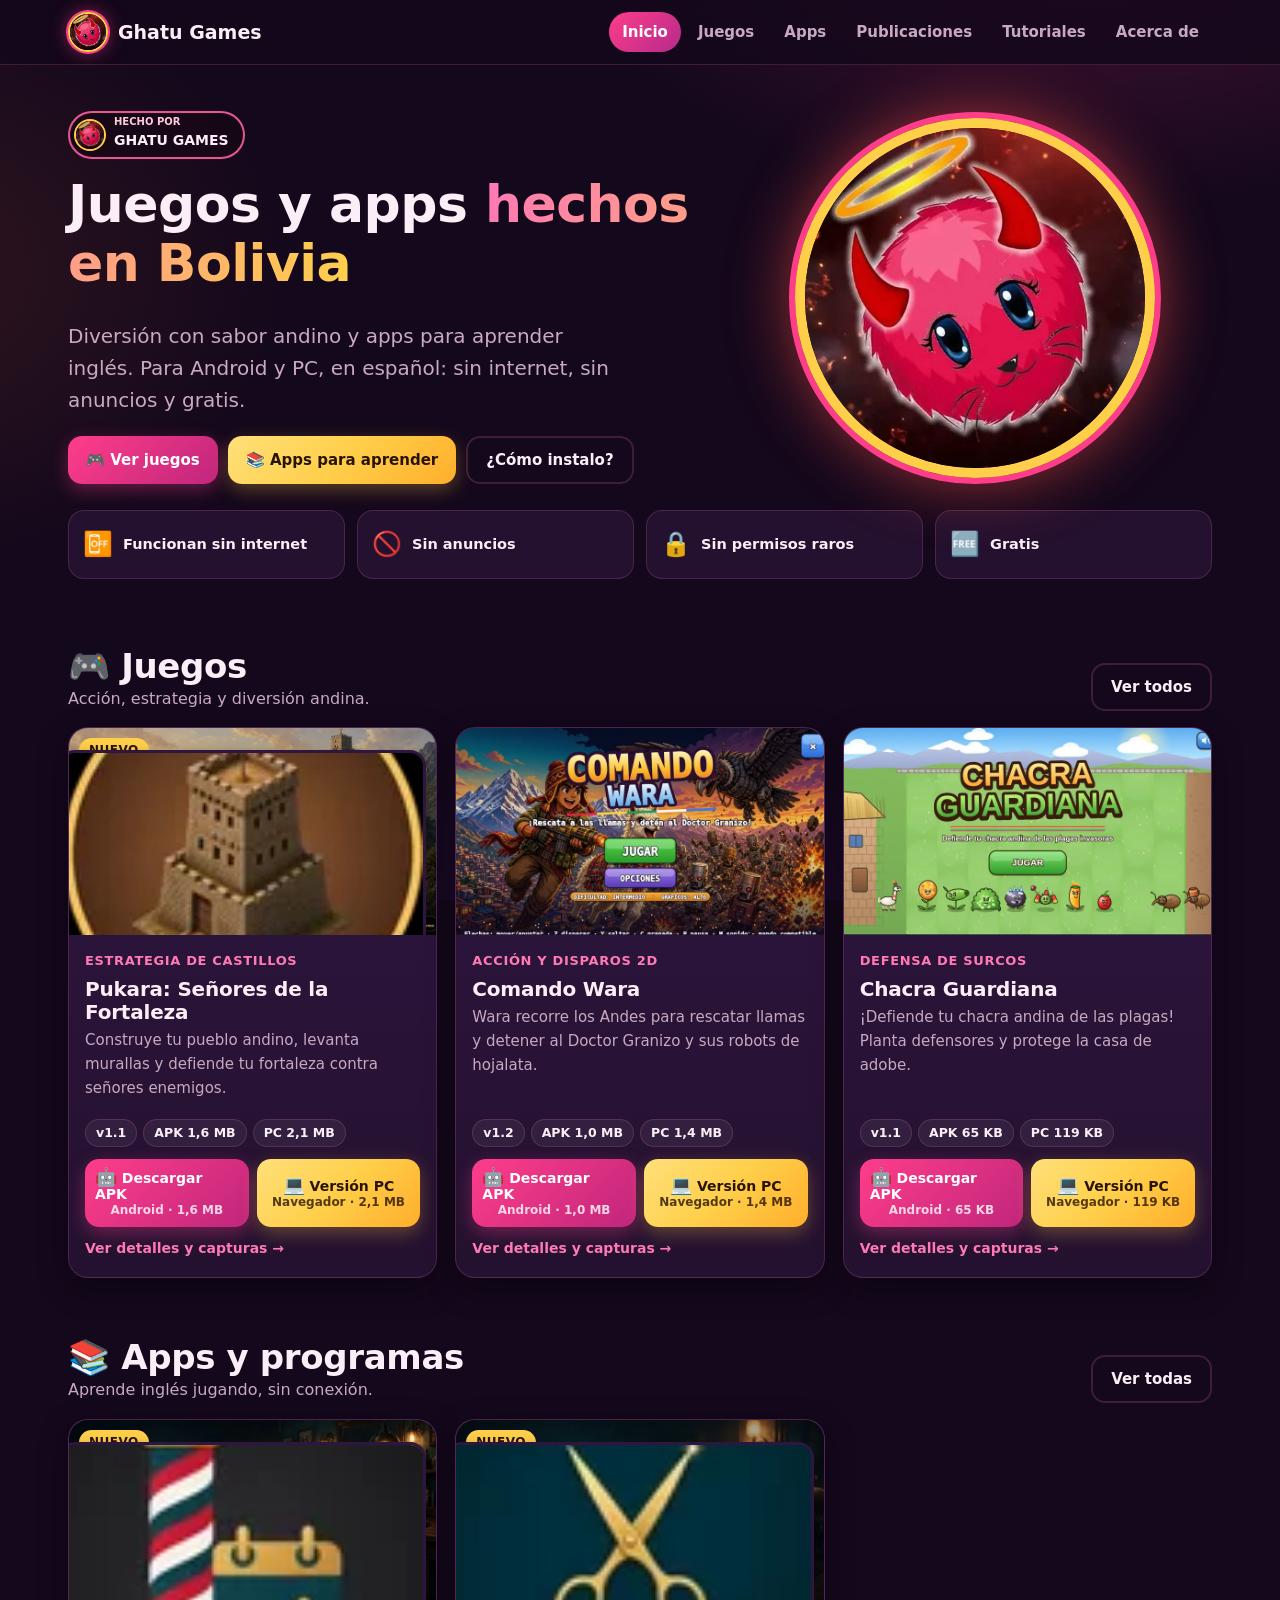
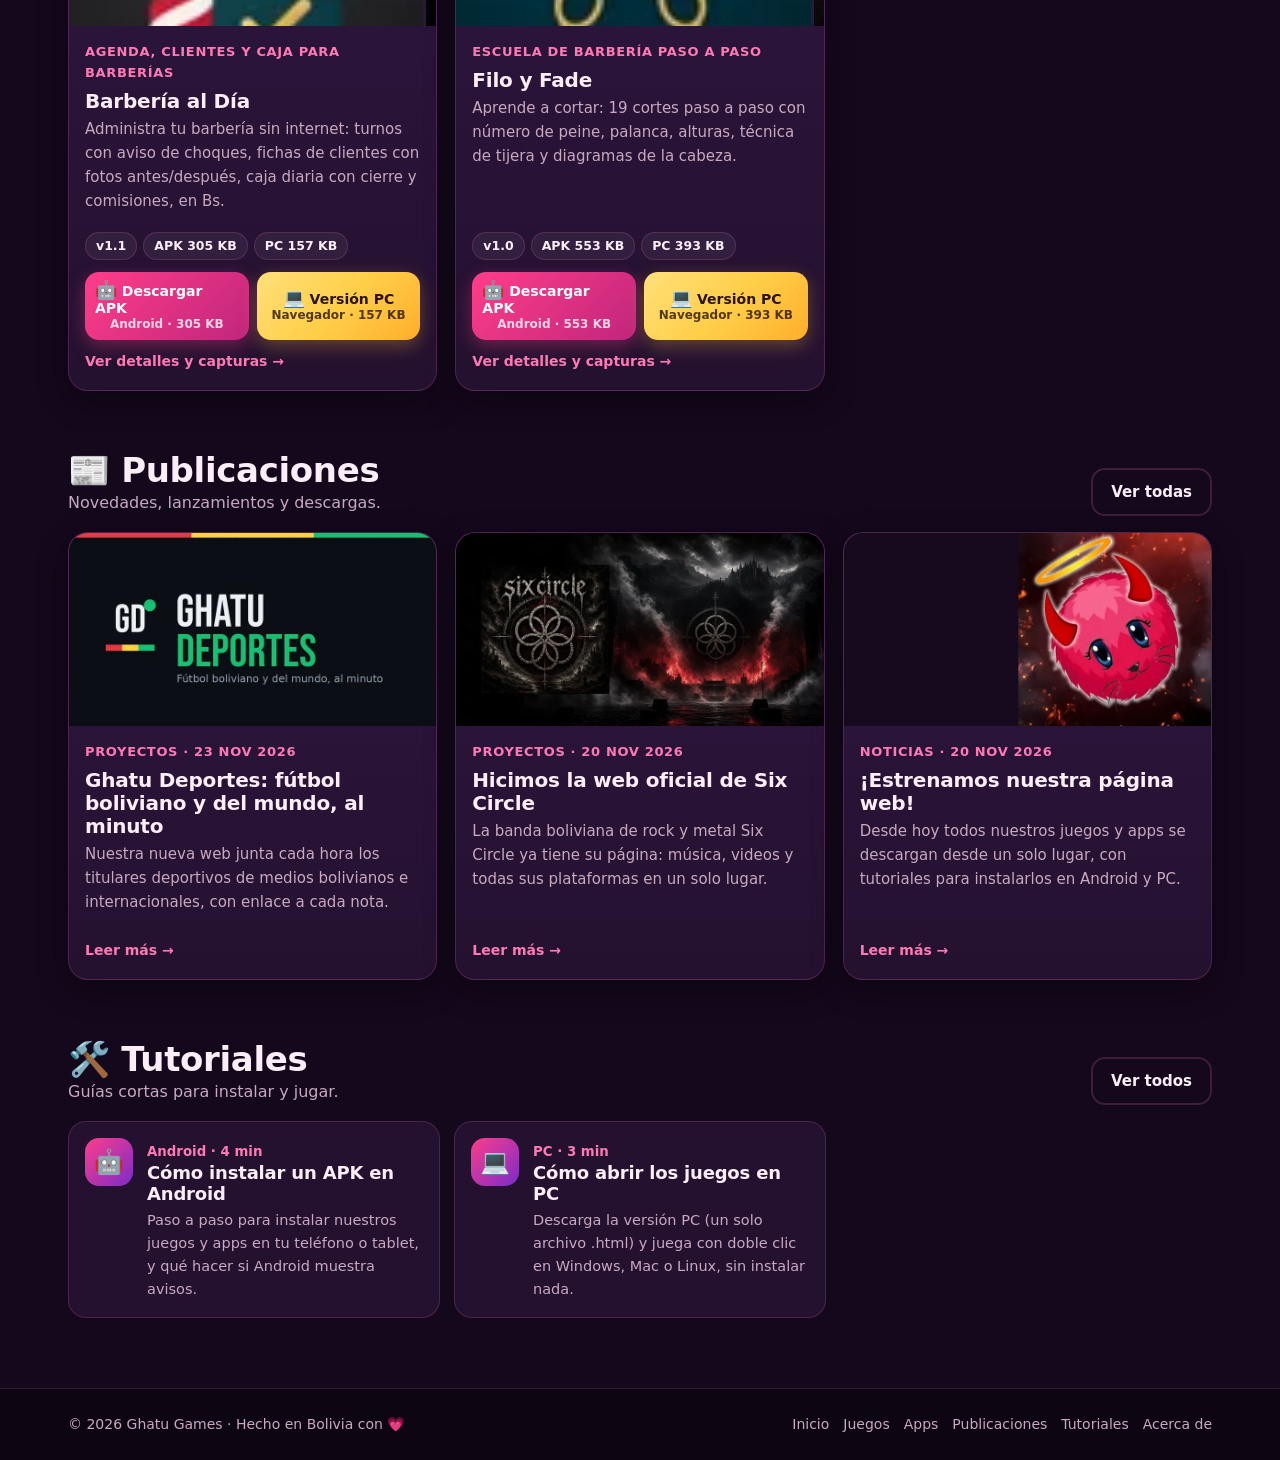
<file: index.html>
<!DOCTYPE html>
<html lang="es">
<head>
<meta charset="utf-8">
<meta name="viewport" content="width=device-width, initial-scale=1, viewport-fit=cover">
<title>Ghatu Games · Juegos y apps hechos en Bolivia</title>
<meta name="description" content="Juegos y apps gratis hechos en Bolivia: sin internet, sin anuncios, para Android y PC.">
<meta name="theme-color" content="#14081c">
<meta property="og:title" content="Ghatu Games · Juegos y apps hechos en Bolivia">
<meta property="og:description" content="Juegos y apps gratis hechos en Bolivia: sin internet, sin anuncios, para Android y PC.">
<meta property="og:type" content="website">
<meta property="og:image" content="assets/img/og-ghatu.jpg">
<link rel="icon" href="assets/img/favicon-32.png" type="image/png">
<link rel="apple-touch-icon" href="assets/img/apple-touch-icon.png">
<link rel="stylesheet" href="assets/css/estilo.css">
</head>
<body data-pagina="index">
<a class="saltar" href="#contenido">Saltar al contenido</a>
<header id="cabecera"></header>
<main id="contenido" tabindex="-1">
<noscript><div class="caja aviso">Esta página necesita JavaScript activado para mostrar el catálogo.</div></noscript>
</main>
<footer id="pie"></footer>
<script src="data/catalogo.js"></script>
<script src="data/tutoriales.js"></script>
<script src="data/publicaciones.js"></script>
<script src="assets/js/markdown.js"></script>
<script src="assets/js/sitio.js"></script>
</body>
</html>
</file>
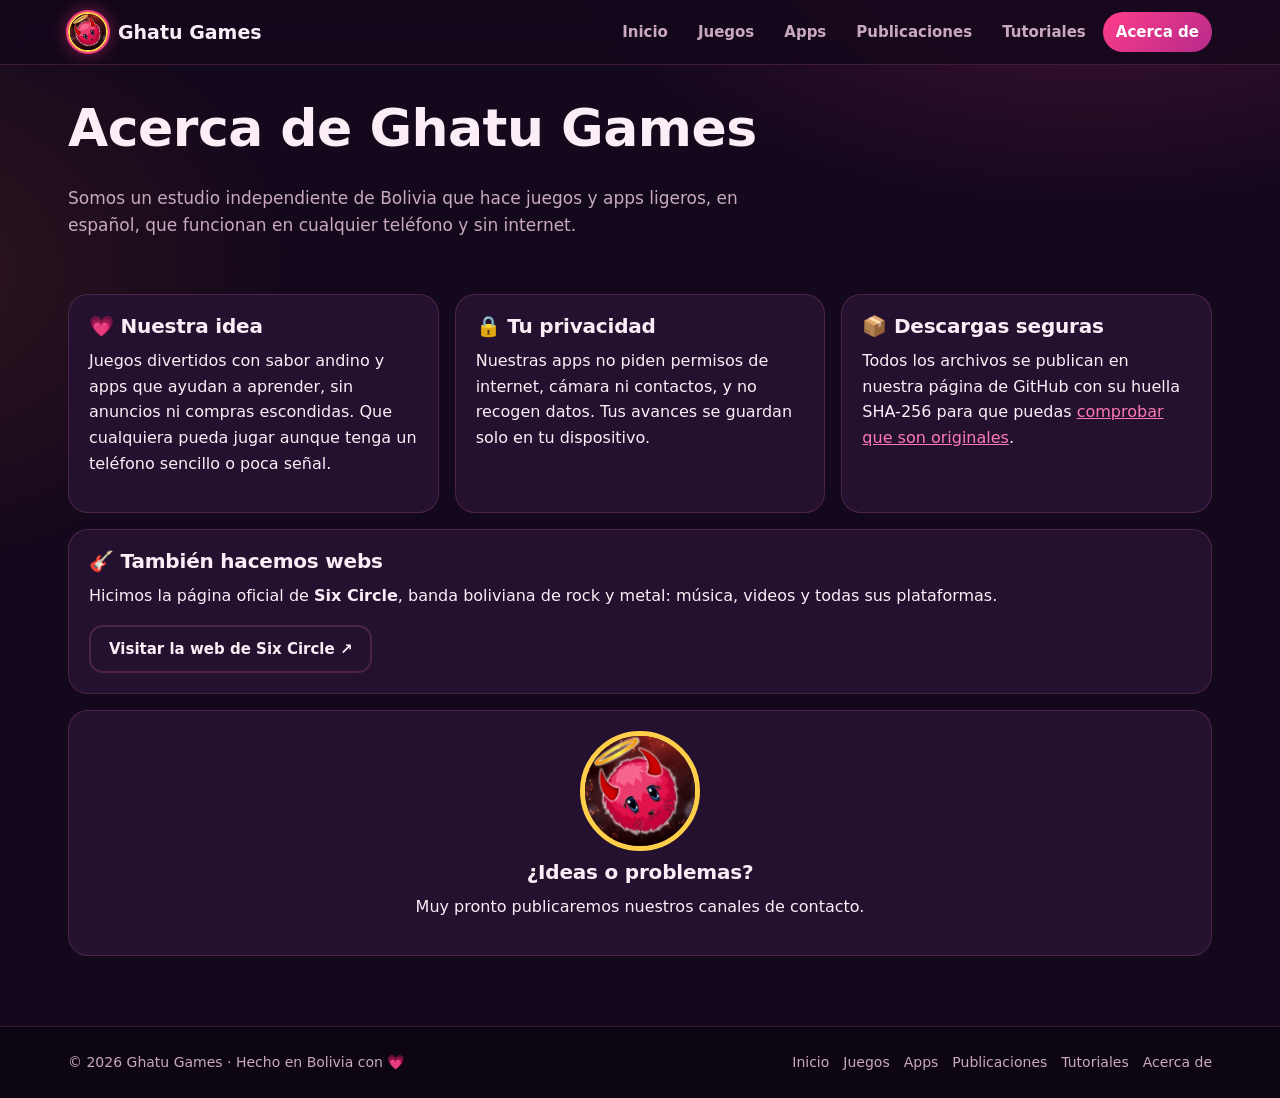
<file: acerca.html>
<!DOCTYPE html>
<html lang="es">
<head>
<meta charset="utf-8">
<meta name="viewport" content="width=device-width, initial-scale=1, viewport-fit=cover">
<title>Acerca de · Ghatu Games</title>
<meta name="description" content="Quiénes somos: Ghatu Games, estudio independiente de Bolivia.">
<meta name="theme-color" content="#14081c">
<meta property="og:title" content="Acerca de · Ghatu Games">
<meta property="og:description" content="Quiénes somos: Ghatu Games, estudio independiente de Bolivia.">
<meta property="og:type" content="website">
<meta property="og:image" content="assets/img/og-ghatu.jpg">
<link rel="icon" href="assets/img/favicon-32.png" type="image/png">
<link rel="apple-touch-icon" href="assets/img/apple-touch-icon.png">
<link rel="stylesheet" href="assets/css/estilo.css">
</head>
<body data-pagina="acerca">
<a class="saltar" href="#contenido">Saltar al contenido</a>
<header id="cabecera"></header>
<main id="contenido" tabindex="-1">
<noscript><div class="caja aviso">Esta página necesita JavaScript activado para mostrar el catálogo.</div></noscript>
</main>
<footer id="pie"></footer>
<script src="data/catalogo.js"></script>
<script src="data/tutoriales.js"></script>
<script src="data/publicaciones.js"></script>
<script src="assets/js/markdown.js"></script>
<script src="assets/js/sitio.js"></script>
</body>
</html>
</file>
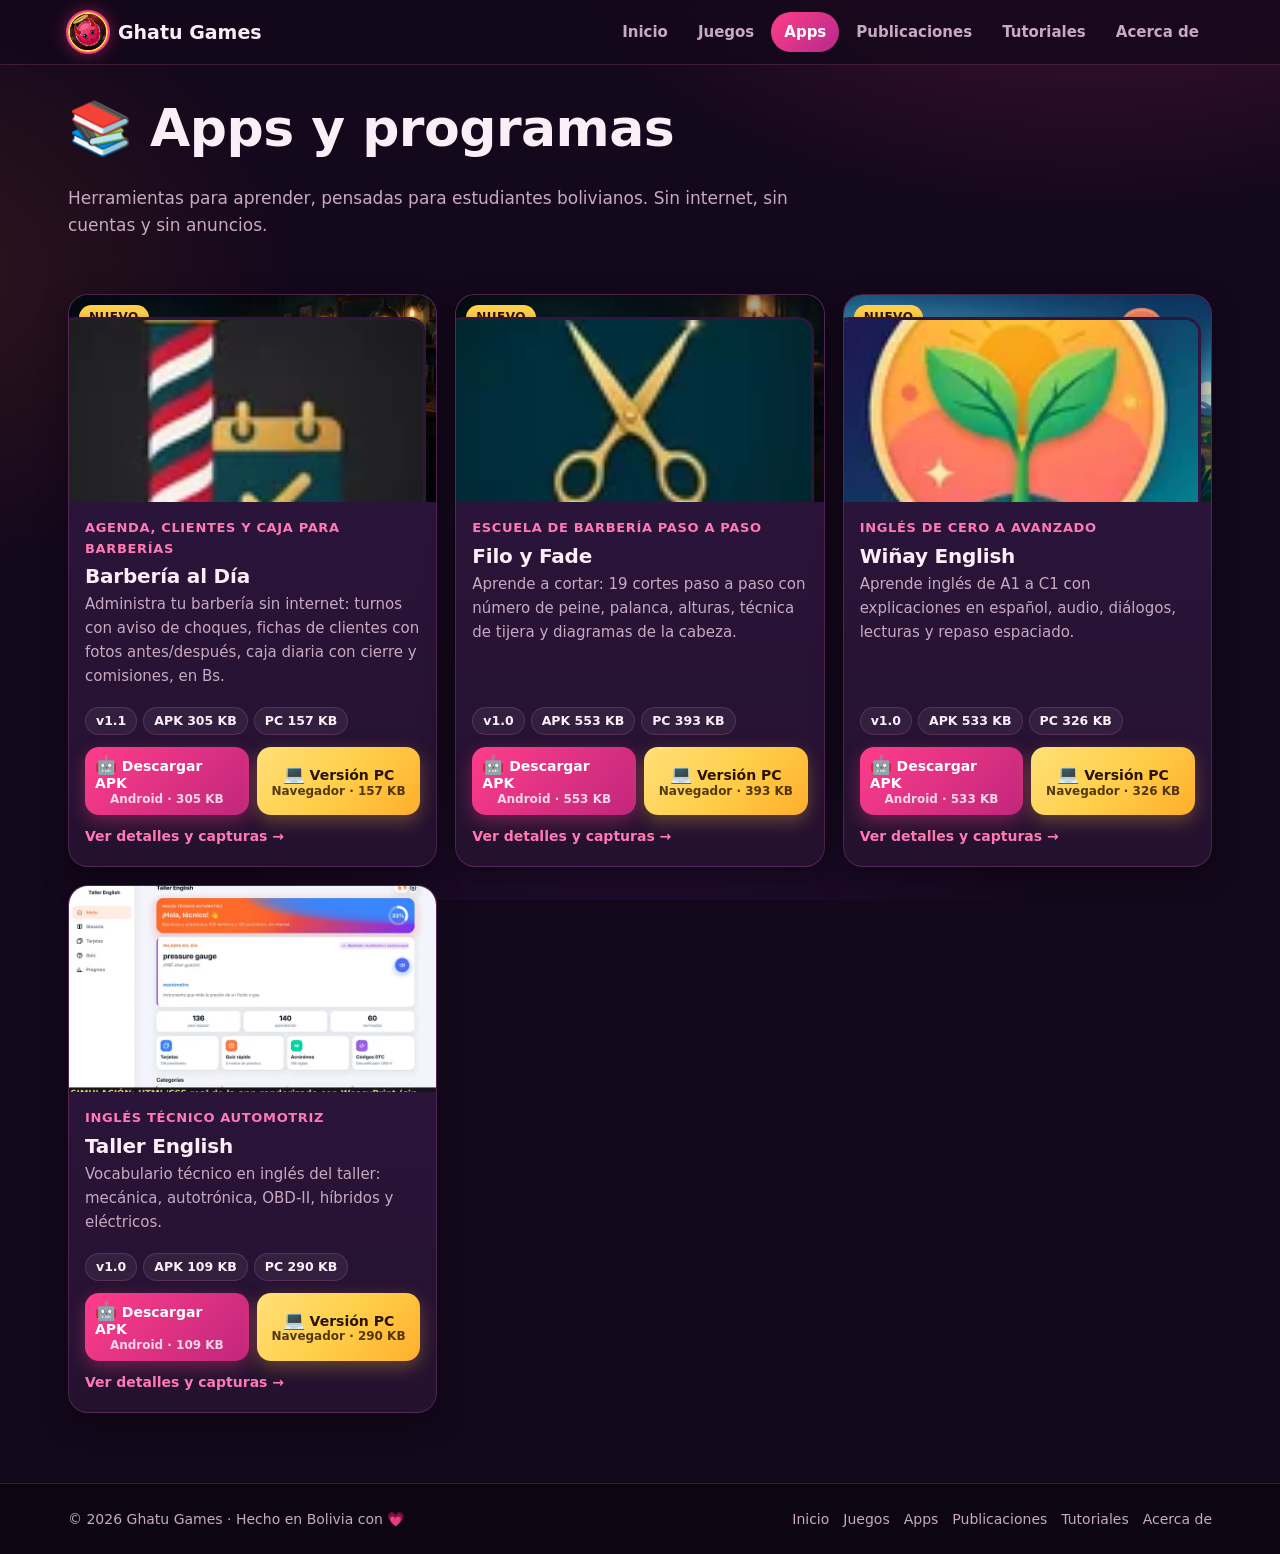
<file: apps.html>
<!DOCTYPE html>
<html lang="es">
<head>
<meta charset="utf-8">
<meta name="viewport" content="width=device-width, initial-scale=1, viewport-fit=cover">
<title>Apps y programas · Ghatu Games</title>
<meta name="description" content="Apps educativas de Ghatu Games para Android y PC: Wiñay English, Taller English y más.">
<meta name="theme-color" content="#14081c">
<meta property="og:title" content="Apps y programas · Ghatu Games">
<meta property="og:description" content="Apps educativas de Ghatu Games para Android y PC: Wiñay English, Taller English y más.">
<meta property="og:type" content="website">
<meta property="og:image" content="assets/img/og-ghatu.jpg">
<link rel="icon" href="assets/img/favicon-32.png" type="image/png">
<link rel="apple-touch-icon" href="assets/img/apple-touch-icon.png">
<link rel="stylesheet" href="assets/css/estilo.css">
</head>
<body data-pagina="apps">
<a class="saltar" href="#contenido">Saltar al contenido</a>
<header id="cabecera"></header>
<main id="contenido" tabindex="-1">
<noscript><div class="caja aviso">Esta página necesita JavaScript activado para mostrar el catálogo.</div></noscript>
</main>
<footer id="pie"></footer>
<script src="data/catalogo.js"></script>
<script src="data/tutoriales.js"></script>
<script src="data/publicaciones.js"></script>
<script src="assets/js/markdown.js"></script>
<script src="assets/js/sitio.js"></script>
</body>
</html>
</file>
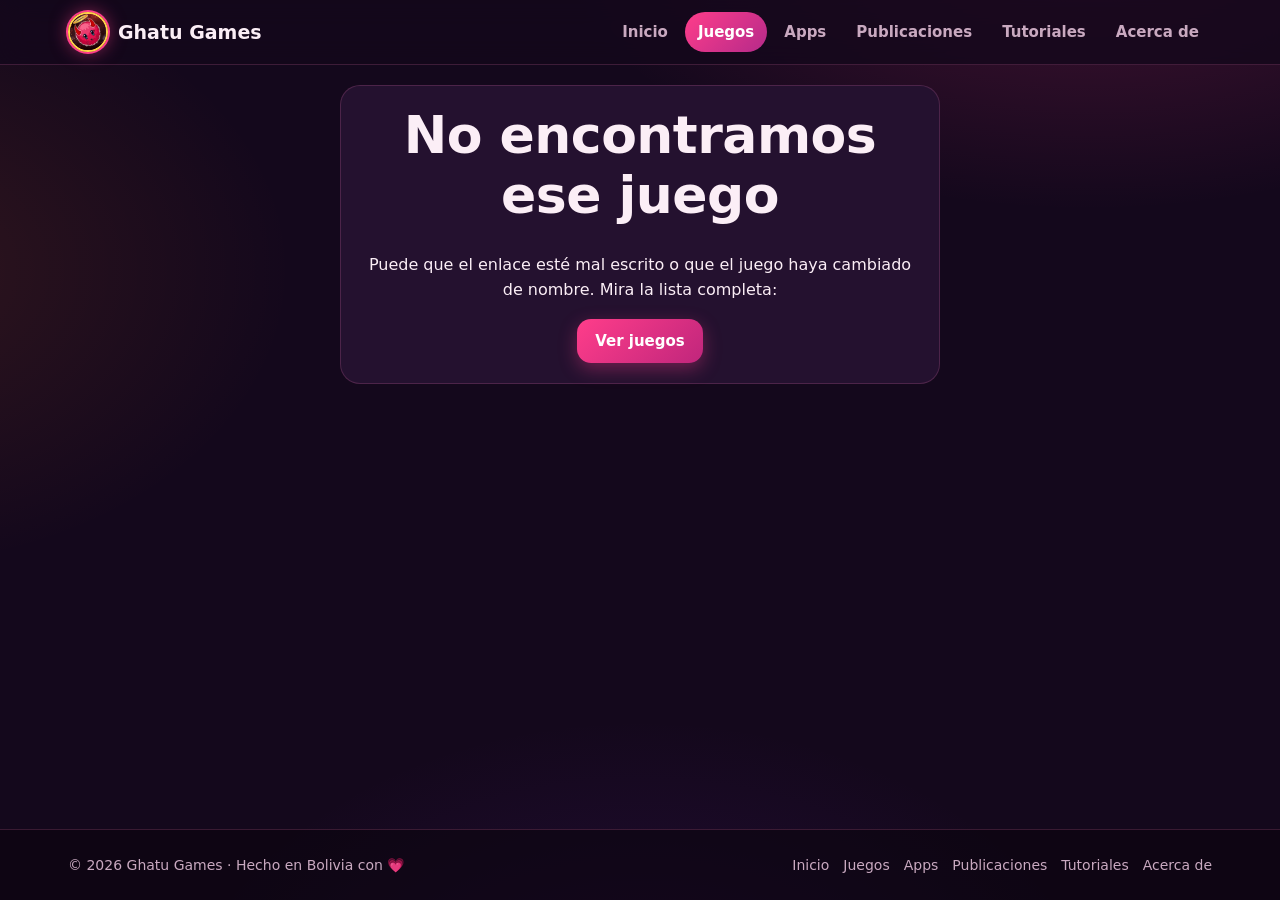
<file: ficha.html>
<!DOCTYPE html>
<html lang="es">
<head>
<meta charset="utf-8">
<meta name="viewport" content="width=device-width, initial-scale=1, viewport-fit=cover">
<title>Ficha · Ghatu Games</title>
<meta name="description" content="Detalles, capturas y descargas.">
<meta name="theme-color" content="#14081c">
<meta property="og:title" content="Ficha · Ghatu Games">
<meta property="og:description" content="Detalles, capturas y descargas.">
<meta property="og:type" content="website">
<meta property="og:image" content="assets/img/og-ghatu.jpg">
<link rel="icon" href="assets/img/favicon-32.png" type="image/png">
<link rel="apple-touch-icon" href="assets/img/apple-touch-icon.png">
<link rel="stylesheet" href="assets/css/estilo.css">
</head>
<body data-pagina="ficha">
<a class="saltar" href="#contenido">Saltar al contenido</a>
<header id="cabecera"></header>
<main id="contenido" tabindex="-1">
<noscript><div class="caja aviso">Esta página necesita JavaScript activado para mostrar el catálogo.</div></noscript>
</main>
<footer id="pie"></footer>
<script src="data/catalogo.js"></script>
<script src="data/tutoriales.js"></script>
<script src="data/publicaciones.js"></script>
<script src="assets/js/markdown.js"></script>
<script src="assets/js/sitio.js"></script>
</body>
</html>
</file>
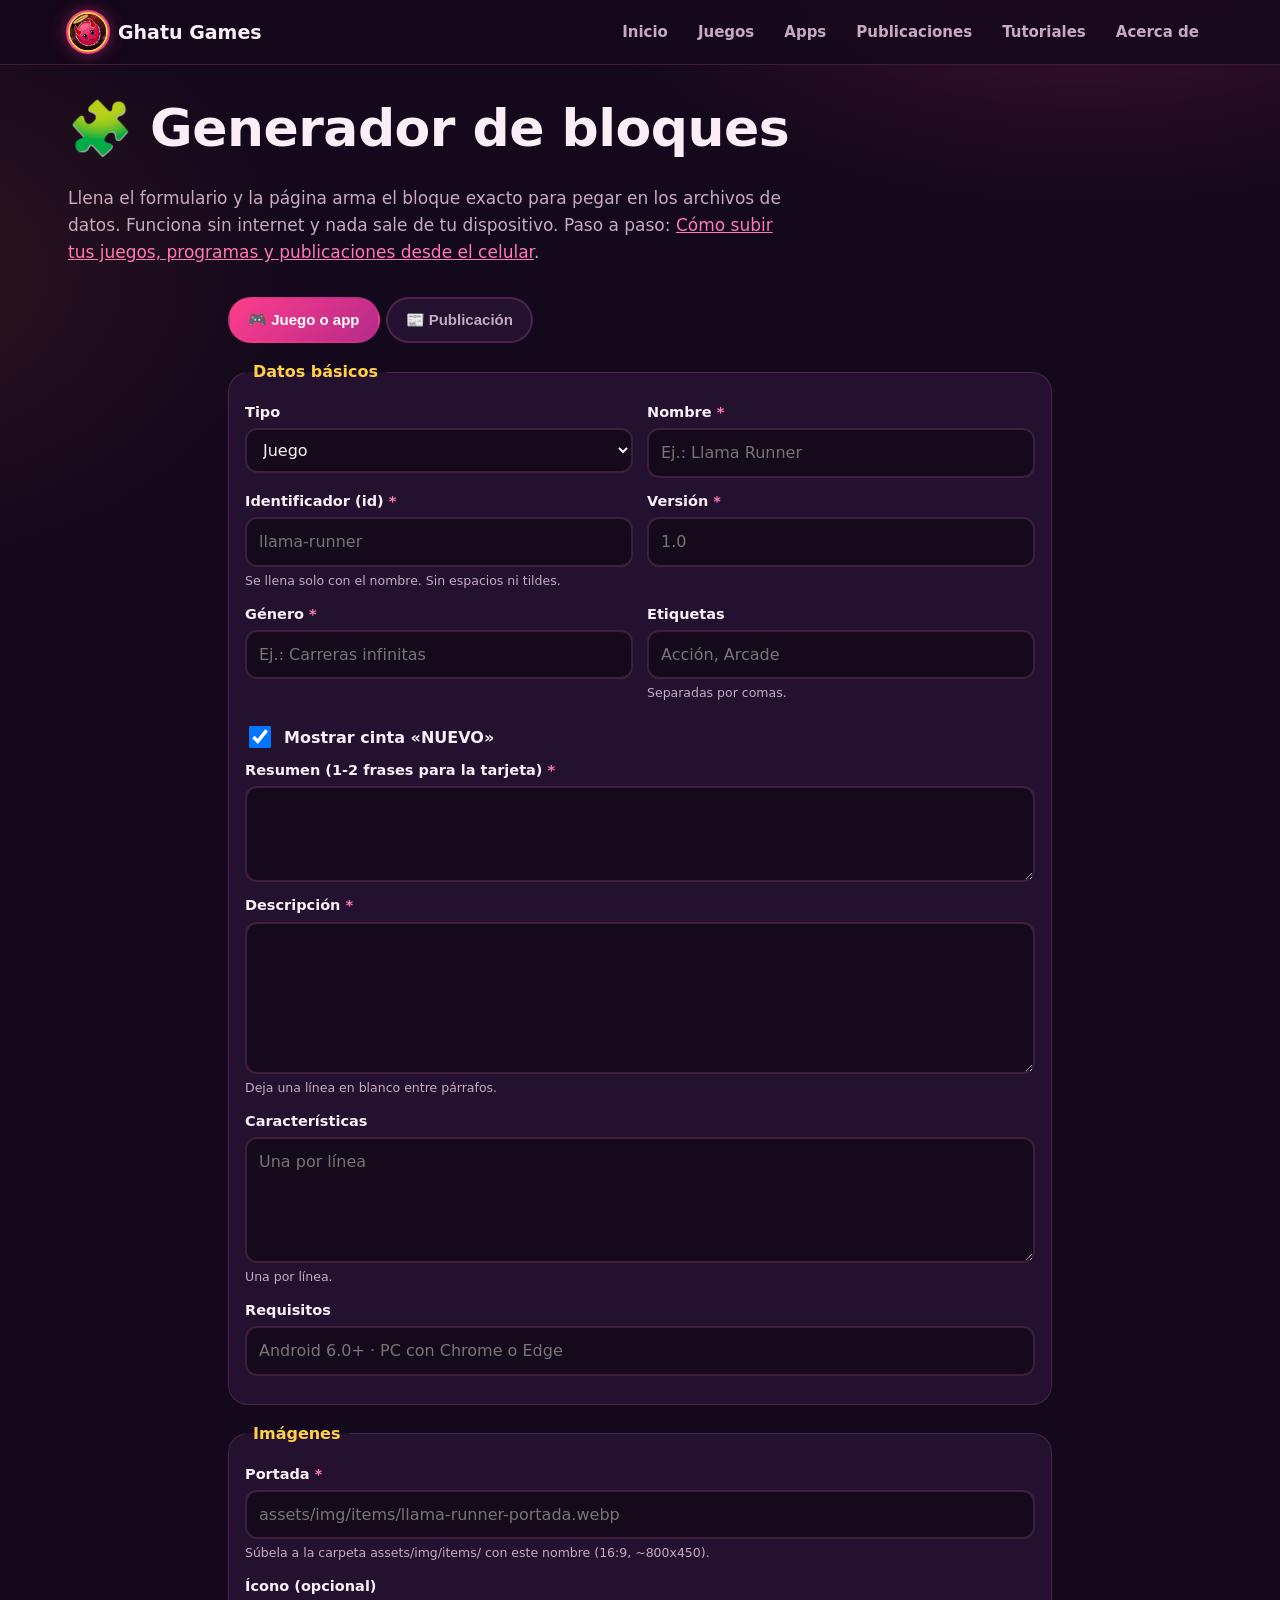
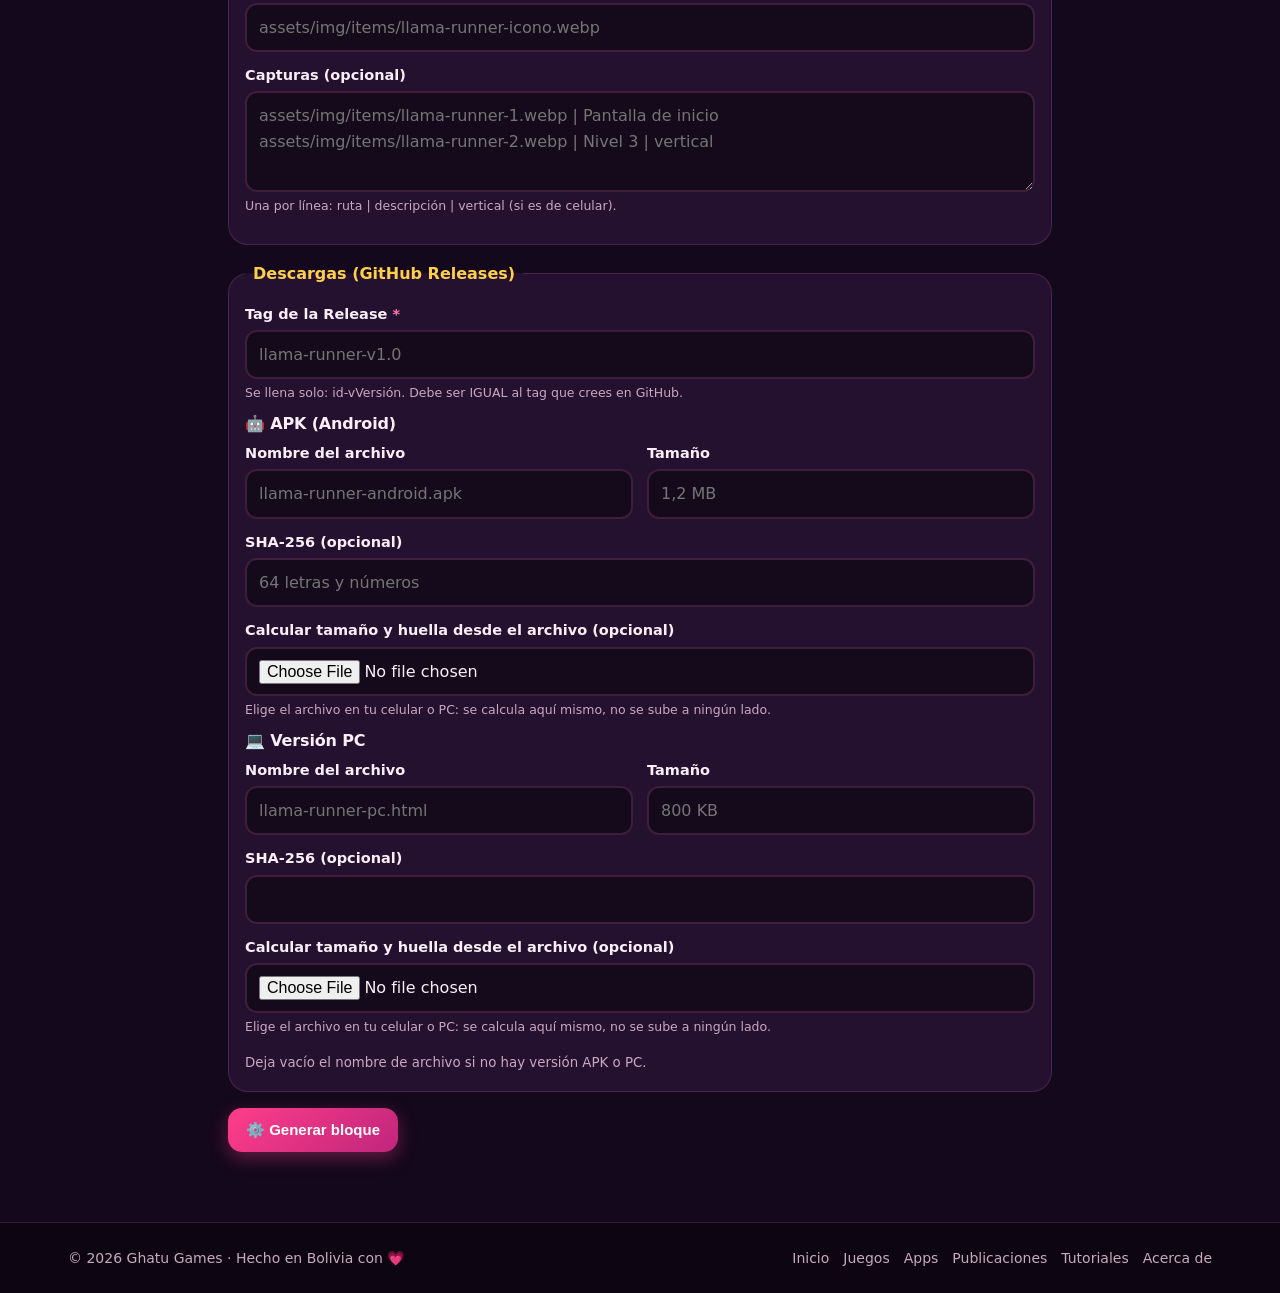
<file: generador.html>
<!DOCTYPE html>
<html lang="es">
<head>
<meta charset="utf-8">
<meta name="viewport" content="width=device-width, initial-scale=1, viewport-fit=cover">
<title>Generador de bloques (admin) · Ghatu Games</title>
<meta name="robots" content="noindex, nofollow">
<meta name="description" content="Herramienta interna para preparar juegos, apps y publicaciones.">
<meta name="theme-color" content="#14081c">
<link rel="icon" href="assets/img/favicon-32.png" type="image/png">
<link rel="apple-touch-icon" href="assets/img/apple-touch-icon.png">
<link rel="stylesheet" href="assets/css/estilo.css">
</head>
<body data-pagina="generador">
<a class="saltar" href="#contenido">Saltar al contenido</a>
<header id="cabecera"></header>
<main id="contenido" tabindex="-1">
<noscript><div class="caja aviso">Esta página necesita JavaScript activado para mostrar el catálogo.</div></noscript>
</main>
<footer id="pie"></footer>
<script src="data/catalogo.js"></script>
<script src="data/tutoriales.js"></script>
<script src="data/publicaciones.js"></script>
<script src="assets/js/markdown.js"></script>
<script src="assets/js/sitio.js"></script>
<script src="assets/js/generador.js"></script>
</body>
</html>
</file>
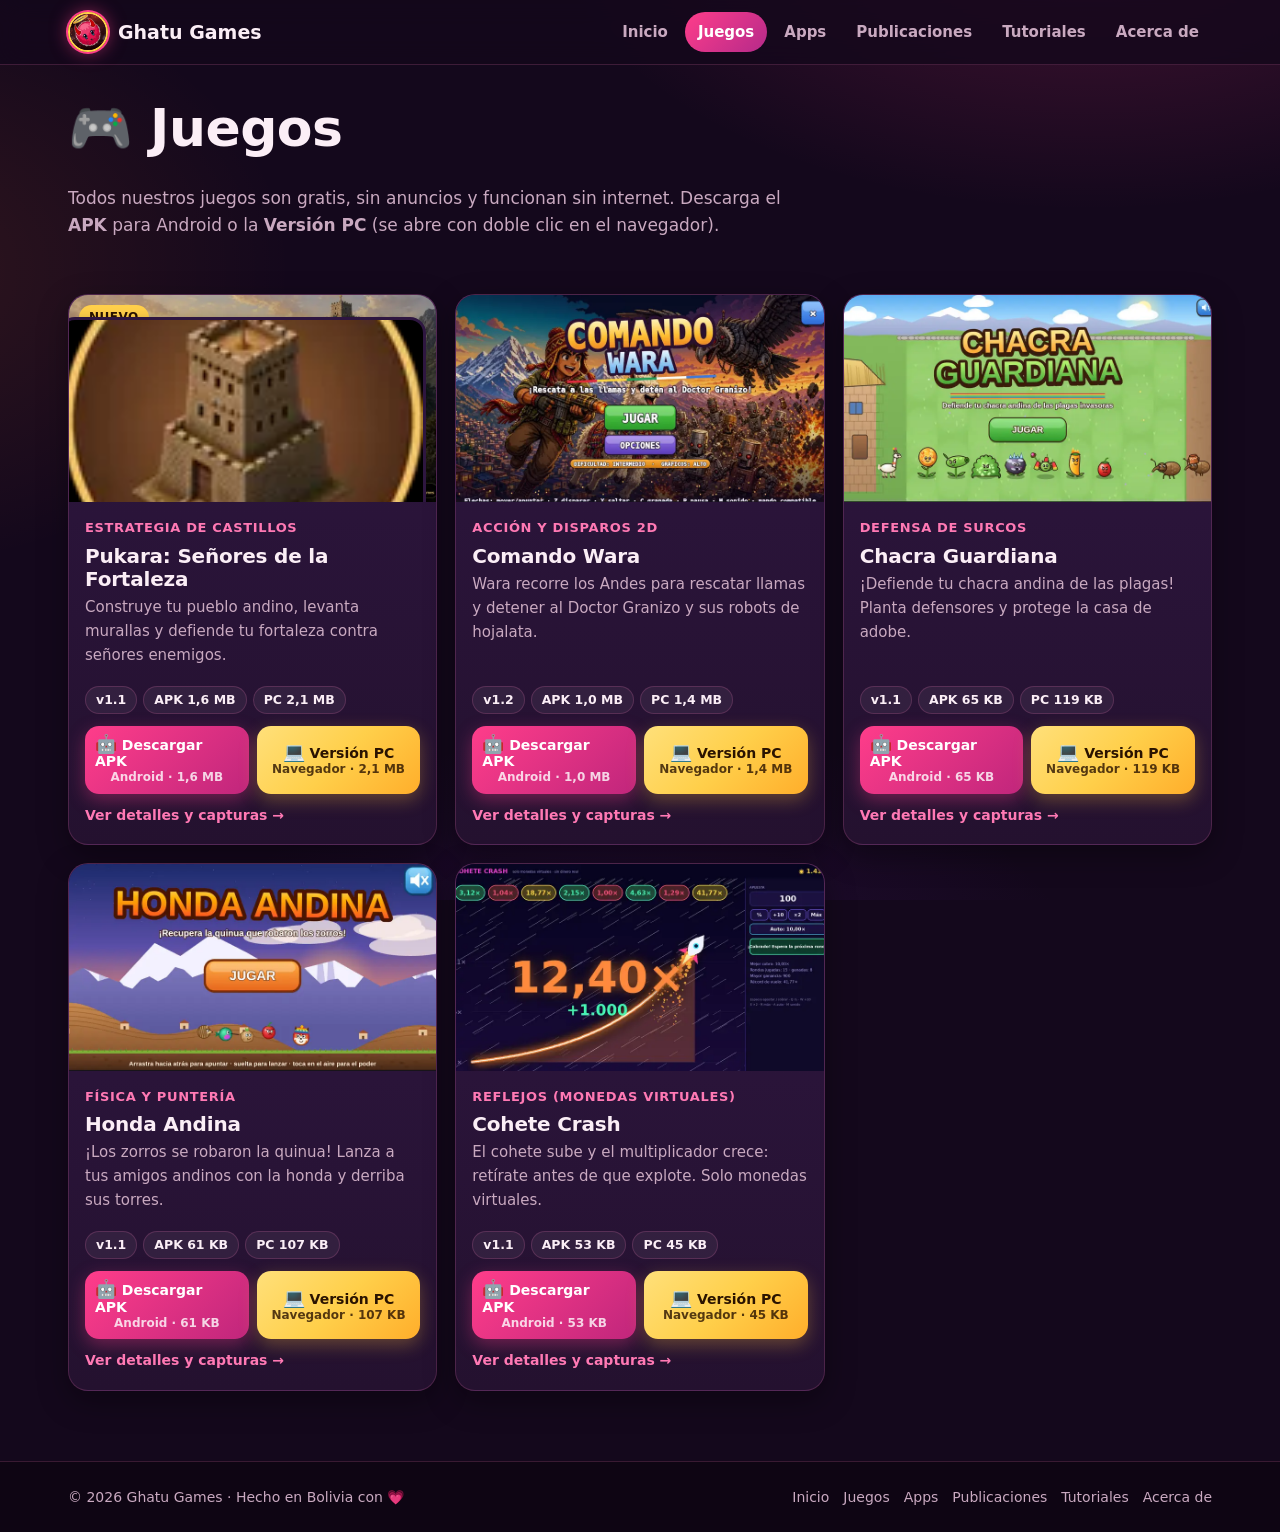
<file: juegos.html>
<!DOCTYPE html>
<html lang="es">
<head>
<meta charset="utf-8">
<meta name="viewport" content="width=device-width, initial-scale=1, viewport-fit=cover">
<title>Juegos · Ghatu Games</title>
<meta name="description" content="Descarga gratis los juegos de Ghatu Games para Android (APK) y PC.">
<meta name="theme-color" content="#14081c">
<meta property="og:title" content="Juegos · Ghatu Games">
<meta property="og:description" content="Descarga gratis los juegos de Ghatu Games para Android (APK) y PC.">
<meta property="og:type" content="website">
<meta property="og:image" content="assets/img/og-ghatu.jpg">
<link rel="icon" href="assets/img/favicon-32.png" type="image/png">
<link rel="apple-touch-icon" href="assets/img/apple-touch-icon.png">
<link rel="stylesheet" href="assets/css/estilo.css">
</head>
<body data-pagina="juegos">
<a class="saltar" href="#contenido">Saltar al contenido</a>
<header id="cabecera"></header>
<main id="contenido" tabindex="-1">
<noscript><div class="caja aviso">Esta página necesita JavaScript activado para mostrar el catálogo.</div></noscript>
</main>
<footer id="pie"></footer>
<script src="data/catalogo.js"></script>
<script src="data/tutoriales.js"></script>
<script src="data/publicaciones.js"></script>
<script src="assets/js/markdown.js"></script>
<script src="assets/js/sitio.js"></script>
</body>
</html>
</file>
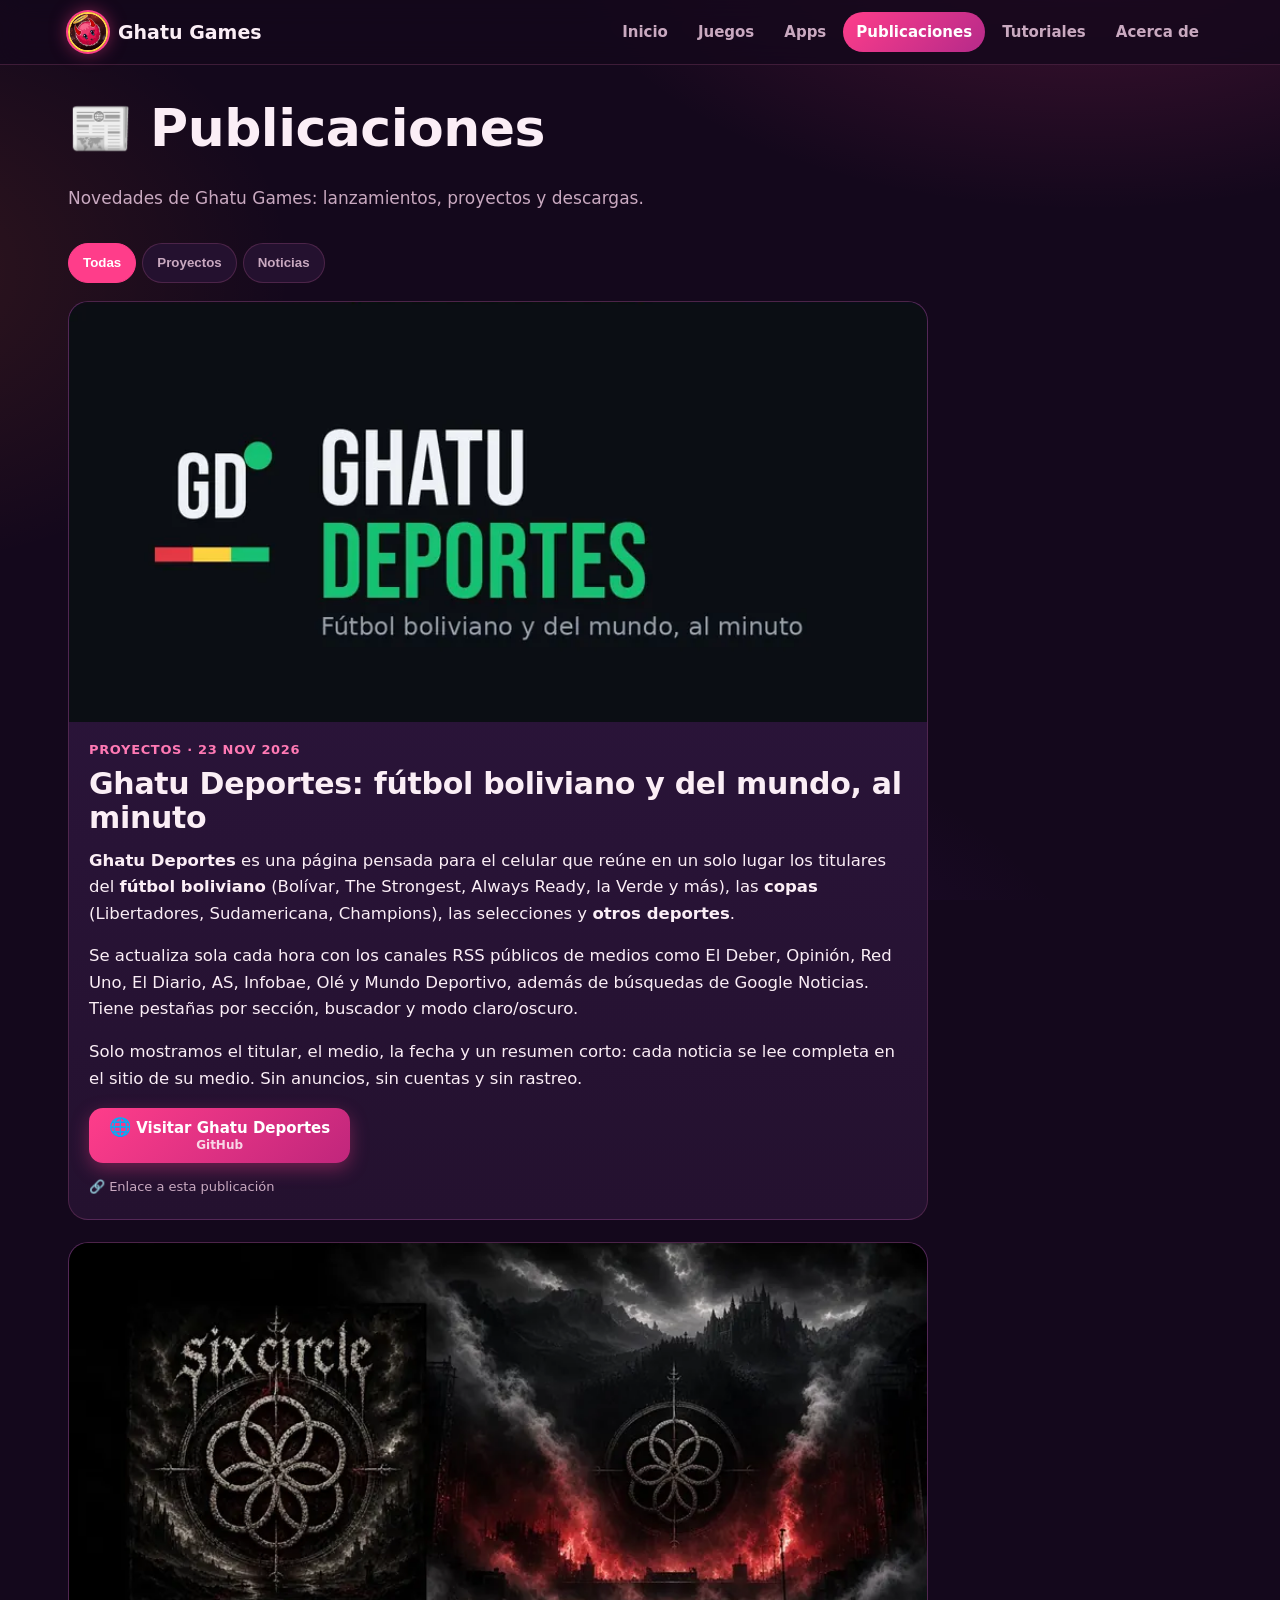
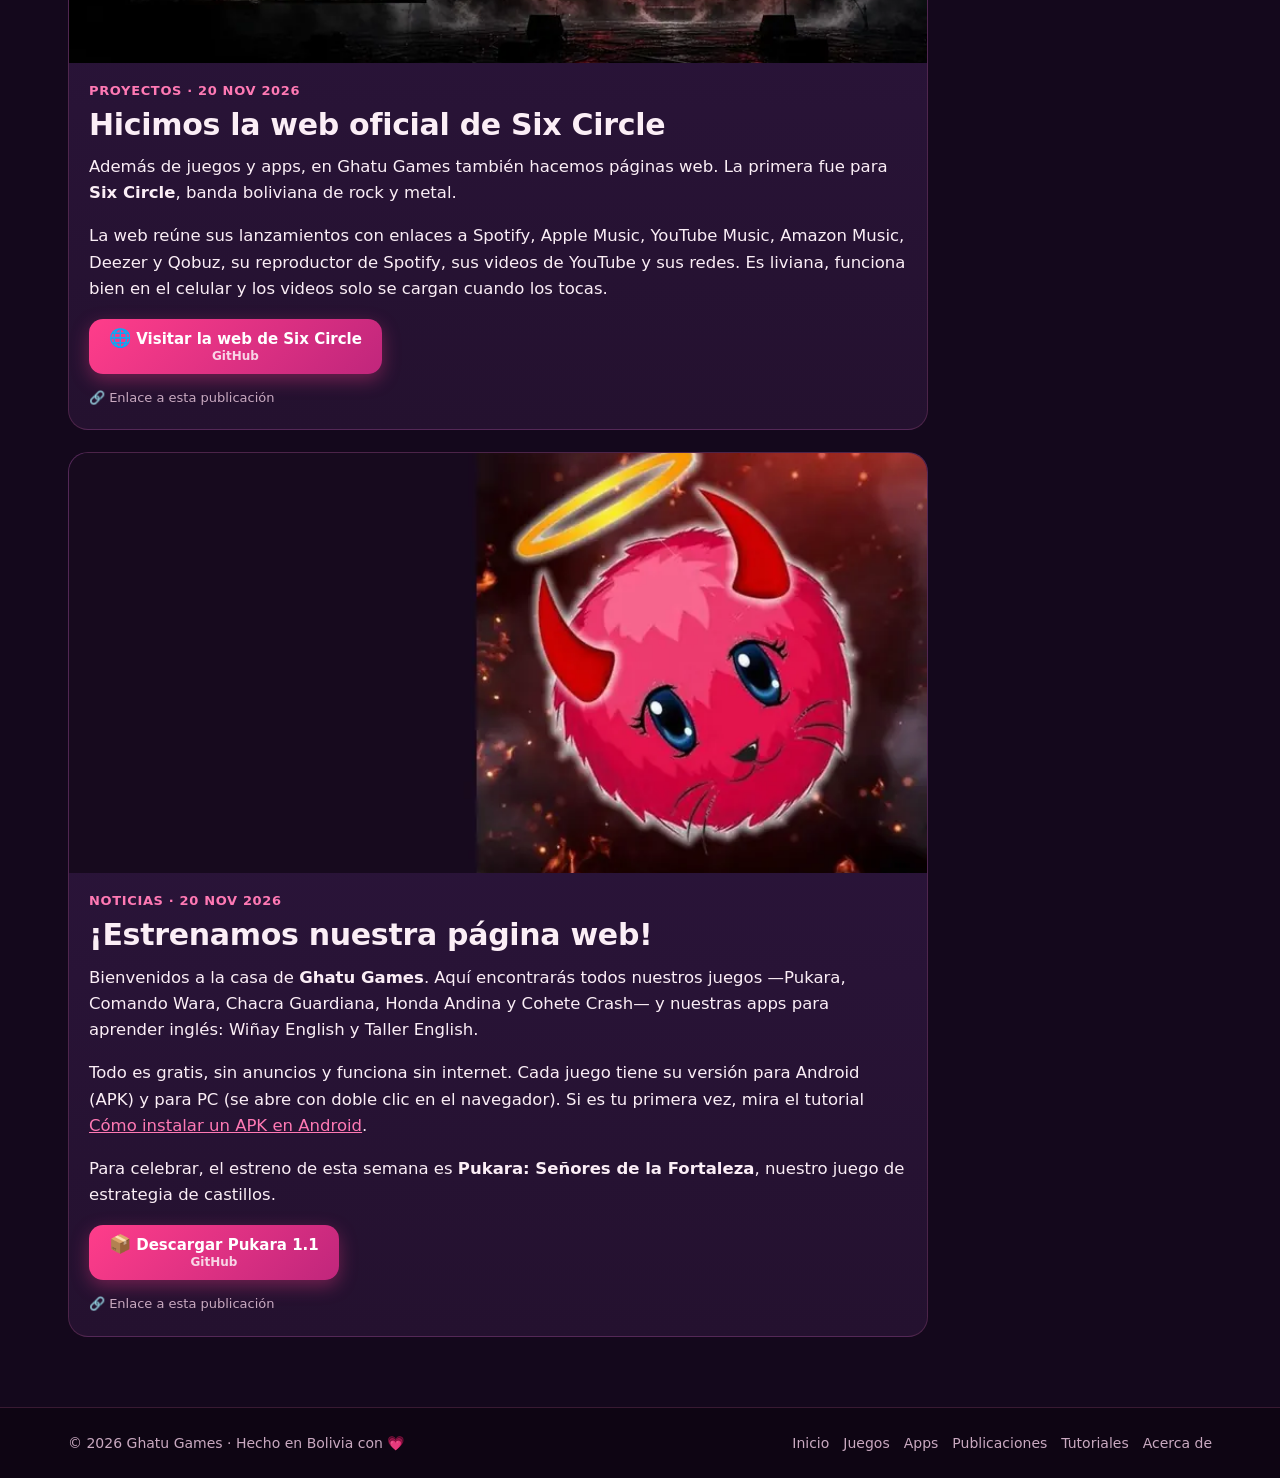
<file: publicaciones.html>
<!DOCTYPE html>
<html lang="es">
<head>
<meta charset="utf-8">
<meta name="viewport" content="width=device-width, initial-scale=1, viewport-fit=cover">
<title>Publicaciones · Ghatu Games</title>
<meta name="description" content="Novedades de Ghatu Games: lanzamientos, proyectos y descargas.">
<meta name="theme-color" content="#14081c">
<meta property="og:title" content="Publicaciones · Ghatu Games">
<meta property="og:description" content="Novedades de Ghatu Games: lanzamientos, proyectos y descargas.">
<meta property="og:type" content="website">
<meta property="og:image" content="assets/img/og-ghatu.jpg">
<link rel="icon" href="assets/img/favicon-32.png" type="image/png">
<link rel="apple-touch-icon" href="assets/img/apple-touch-icon.png">
<link rel="stylesheet" href="assets/css/estilo.css">
</head>
<body data-pagina="publicaciones">
<a class="saltar" href="#contenido">Saltar al contenido</a>
<header id="cabecera"></header>
<main id="contenido" tabindex="-1">
<noscript><div class="caja aviso">Esta página necesita JavaScript activado para mostrar el catálogo.</div></noscript>
</main>
<footer id="pie"></footer>
<script src="data/catalogo.js"></script>
<script src="data/tutoriales.js"></script>
<script src="data/publicaciones.js"></script>
<script src="assets/js/markdown.js"></script>
<script src="assets/js/sitio.js"></script>
</body>
</html>
</file>
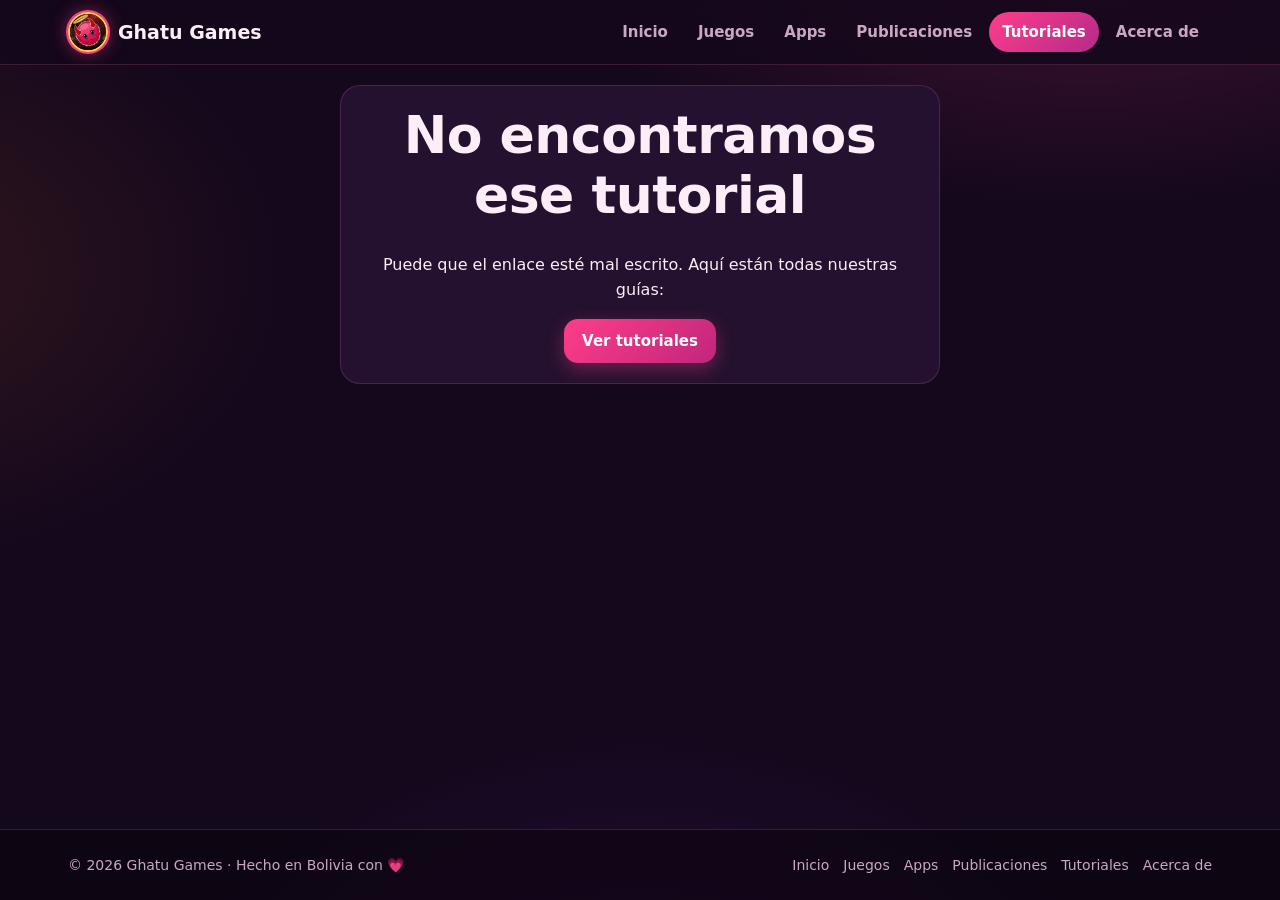
<file: tutorial.html>
<!DOCTYPE html>
<html lang="es">
<head>
<meta charset="utf-8">
<meta name="viewport" content="width=device-width, initial-scale=1, viewport-fit=cover">
<title>Tutorial · Ghatu Games</title>
<meta name="description" content="Tutorial de Ghatu Games.">
<meta name="theme-color" content="#14081c">
<meta property="og:title" content="Tutorial · Ghatu Games">
<meta property="og:description" content="Tutorial de Ghatu Games.">
<meta property="og:type" content="website">
<meta property="og:image" content="assets/img/og-ghatu.jpg">
<link rel="icon" href="assets/img/favicon-32.png" type="image/png">
<link rel="apple-touch-icon" href="assets/img/apple-touch-icon.png">
<link rel="stylesheet" href="assets/css/estilo.css">
</head>
<body data-pagina="tutorial">
<a class="saltar" href="#contenido">Saltar al contenido</a>
<header id="cabecera"></header>
<main id="contenido" tabindex="-1">
<noscript><div class="caja aviso">Esta página necesita JavaScript activado para mostrar el catálogo.</div></noscript>
</main>
<footer id="pie"></footer>
<script src="data/catalogo.js"></script>
<script src="data/tutoriales.js"></script>
<script src="data/publicaciones.js"></script>
<script src="assets/js/markdown.js"></script>
<script src="assets/js/sitio.js"></script>
</body>
</html>
</file>
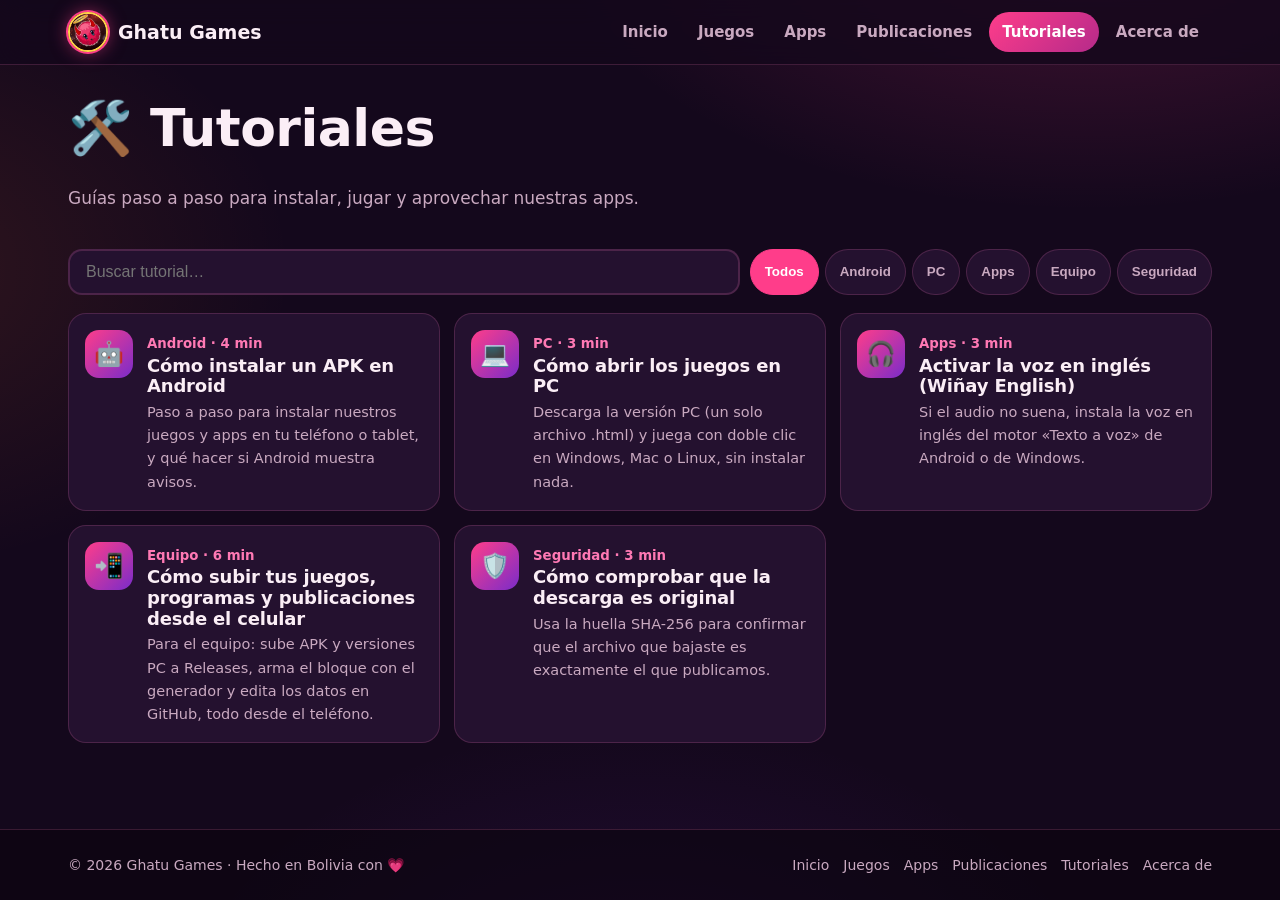
<file: tutoriales.html>
<!DOCTYPE html>
<html lang="es">
<head>
<meta charset="utf-8">
<meta name="viewport" content="width=device-width, initial-scale=1, viewport-fit=cover">
<title>Tutoriales · Ghatu Games</title>
<meta name="description" content="Guías paso a paso: instalar APK en Android, abrir los juegos en PC y más.">
<meta name="theme-color" content="#14081c">
<meta property="og:title" content="Tutoriales · Ghatu Games">
<meta property="og:description" content="Guías paso a paso: instalar APK en Android, abrir los juegos en PC y más.">
<meta property="og:type" content="website">
<meta property="og:image" content="assets/img/og-ghatu.jpg">
<link rel="icon" href="assets/img/favicon-32.png" type="image/png">
<link rel="apple-touch-icon" href="assets/img/apple-touch-icon.png">
<link rel="stylesheet" href="assets/css/estilo.css">
</head>
<body data-pagina="tutoriales">
<a class="saltar" href="#contenido">Saltar al contenido</a>
<header id="cabecera"></header>
<main id="contenido" tabindex="-1">
<noscript><div class="caja aviso">Esta página necesita JavaScript activado para mostrar el catálogo.</div></noscript>
</main>
<footer id="pie"></footer>
<script src="data/catalogo.js"></script>
<script src="data/tutoriales.js"></script>
<script src="data/publicaciones.js"></script>
<script src="assets/js/markdown.js"></script>
<script src="assets/js/sitio.js"></script>
</body>
</html>
</file>
<file: assets/css/estilo.css>
/* Ghatu Games — estilo oscuro y juguetón (rosa peludo + aureola dorada + cuernos rojos) */
:root{
  --fondo:#14081c;--fondo2:#1d0d29;--tarjeta:#24112f;--tarjeta2:#2e1640;--linea:rgba(255,120,190,.18);
  --texto:#fbeef6;--suave:#c9a9c0;--rosa:#ff3d8a;--rosa2:#ff79b4;--oro:#ffcf4a;--rojo:#e8303a;--azul:#4fc3ff;
  --radio:20px;--sombra:0 10px 30px rgba(0,0,0,.35);--max:1180px;
}
*{box-sizing:border-box}
html{scroll-behavior:smooth;-webkit-text-size-adjust:100%}
body{margin:0;min-height:100vh;display:flex;flex-direction:column;background:var(--fondo);color:var(--texto);font:16px/1.6 system-ui,-apple-system,"Segoe UI",Roboto,"Helvetica Neue",Arial,sans-serif;overflow-x:hidden;
  background-image:radial-gradient(900px 500px at 85% -10%,rgba(255,61,138,.22),transparent 60%),radial-gradient(700px 500px at -10% 30%,rgba(255,120,40,.12),transparent 60%),radial-gradient(800px 600px at 50% 120%,rgba(120,40,200,.18),transparent 60%);background-attachment:fixed}
a{color:var(--rosa2)}a:hover{color:var(--oro)}
img{max-width:100%;display:block}
h1,h2,h3{line-height:1.15;margin:0 0 .5em;font-family:"Trebuchet MS","Arial Rounded MT Bold",system-ui,sans-serif;font-weight:900;letter-spacing:-.01em}
h1{font-size:clamp(30px,6vw,52px)}h2{font-size:clamp(24px,4vw,34px)}h3{font-size:20px}
p{margin:0 0 1em}
.saltar{position:absolute;left:-999px;top:8px;z-index:100;background:var(--oro);color:#000;padding:8px 14px;border-radius:10px}.saltar:focus{left:8px}
:focus-visible{outline:3px solid var(--oro);outline-offset:3px;border-radius:8px}
.envoltura{width:100%;max-width:var(--max);margin:0 auto;padding:0 18px}
main{flex:1;outline:none}
/* cabecera */
#cabecera{position:sticky;top:0;z-index:20;background:rgba(20,8,28,.82);backdrop-filter:blur(12px);-webkit-backdrop-filter:blur(12px);border-bottom:1px solid var(--linea)}
.barra{display:flex;align-items:center;gap:14px;height:64px}
.marca{display:flex;align-items:center;gap:10px;text-decoration:none;color:var(--texto);font-weight:900;font-size:19px;font-family:"Trebuchet MS",system-ui,sans-serif;white-space:nowrap}
.marca img{width:40px;height:40px;border-radius:50%;border:2px solid var(--oro);box-shadow:0 0 0 2px var(--rosa),0 0 18px rgba(255,61,138,.55)}
.marca:hover{color:var(--texto)}
.menu{margin-left:auto;display:flex;gap:4px}
.menu a{padding:8px 13px;border-radius:999px;text-decoration:none;color:var(--suave);font-weight:700;font-size:15px}
.menu a:hover{color:var(--texto);background:rgba(255,255,255,.06)}
.menu a.activo{color:#fff;background:linear-gradient(135deg,var(--rosa),#b52a8a)}
.boton-menu{display:none;margin-left:auto;width:44px;height:44px;border-radius:12px;border:1px solid var(--linea);background:var(--tarjeta);color:var(--texto);font-size:22px;cursor:pointer}
@media (max-width:820px){
  .boton-menu{display:grid;place-items:center}
  .menu{position:absolute;left:0;right:0;top:64px;flex-direction:column;gap:2px;padding:10px 14px 16px;background:rgba(20,8,28,.98);border-bottom:1px solid var(--linea);display:none}
  .menu.abierto{display:flex}
  .menu a{padding:12px 14px;font-size:17px}
}
/* botones */
.btn{display:inline-flex;align-items:center;justify-content:center;gap:8px;min-height:44px;padding:10px 18px;border-radius:14px;font-weight:800;text-decoration:none;border:0;cursor:pointer;font-size:15px;transition:transform .12s,box-shadow .12s;color:#fff;background:linear-gradient(135deg,var(--rosa),#c0267c);box-shadow:0 6px 18px rgba(255,61,138,.35)}
.btn:hover{transform:translateY(-2px);color:#fff;box-shadow:0 10px 24px rgba(255,61,138,.45)}
.btn.oro{color:#2a1300;background:linear-gradient(135deg,#ffe07a,var(--oro) 50%,#ffae2b);box-shadow:0 6px 18px rgba(255,190,60,.3)}.btn.oro:hover{color:#2a1300}
.btn.borde{background:transparent;border:2px solid var(--linea);box-shadow:none;color:var(--texto)}.btn.borde:hover{border-color:var(--rosa2)}
.btn .ico{font-size:18px;line-height:1}
.btn small{font-weight:600;opacity:.8;font-size:12px}
/* héroe */
.heroe{padding:46px 0 30px}
.heroe .envoltura.dos{display:grid;grid-template-columns:1.15fr .85fr;gap:30px;align-items:center}
.sello{display:inline-flex;align-items:center;gap:8px;padding:4px 14px 4px 4px;border:2px solid rgba(255,95,160,.9);border-radius:999px;background:rgba(24,8,22,.82);font-weight:900;margin-bottom:16px}
.sello img{width:32px;height:32px;border-radius:50%;border:2px solid var(--oro)}
.sello small{display:block;font-size:10px;color:#ffc9dc;line-height:1}.sello b{font-size:14px;line-height:1.1}
.heroe h1 span{background:linear-gradient(90deg,var(--rosa2),var(--oro));-webkit-background-clip:text;background-clip:text;color:transparent}
.heroe p.lead{font-size:clamp(17px,2.2vw,20px);color:var(--suave);max-width:560px}
.acciones{display:flex;flex-wrap:wrap;gap:10px;margin-top:20px}
.logo-grande{position:relative;justify-self:center;width:min(360px,80vw);aspect-ratio:1}
.logo-grande img{width:100%;height:100%;border-radius:50%;border:10px solid var(--oro);box-shadow:0 0 0 6px var(--rosa),0 0 60px 10px rgba(255,80,60,.45);animation:flotar 5s ease-in-out infinite}
.logo-grande:before{content:"";position:absolute;inset:-12%;border-radius:50%;background:radial-gradient(circle,rgba(255,61,138,.35),transparent 65%);z-index:-1}
@keyframes flotar{0%,100%{transform:translateY(0) rotate(-2deg)}50%{transform:translateY(-10px) rotate(2deg)}}
@media (prefers-reduced-motion:reduce){.logo-grande img{animation:none}html{scroll-behavior:auto}}
@media (max-width:820px){.heroe{padding:26px 0 10px}.heroe .envoltura.dos{grid-template-columns:1fr;text-align:center}.heroe p.lead{margin-left:auto;margin-right:auto}.acciones{justify-content:center}.logo-grande{width:min(250px,64vw);order:-1}}
.ventajas{display:grid;grid-template-columns:repeat(4,1fr);gap:12px;margin:26px 0 8px}
.ventaja{background:var(--tarjeta);border:1px solid var(--linea);border-radius:16px;padding:14px;display:flex;gap:10px;align-items:center;font-weight:700;font-size:14.5px}
.ventaja i{font-style:normal;font-size:24px}
@media (max-width:820px){.ventajas{grid-template-columns:repeat(2,1fr)}}
/* secciones */
.seccion{padding:30px 0}
.titulo-seccion{display:flex;align-items:end;justify-content:space-between;gap:12px;flex-wrap:wrap;margin-bottom:16px}
.titulo-seccion h2{margin:0}.titulo-seccion p{margin:0;color:var(--suave)}
.cabeza-pagina{padding:34px 0 8px}.cabeza-pagina p{color:var(--suave);max-width:720px;font-size:17px}
/* tarjetas */
.rejilla{display:grid;grid-template-columns:repeat(auto-fill,minmax(300px,1fr));gap:18px}
.tarjeta{display:flex;flex-direction:column;background:linear-gradient(180deg,var(--tarjeta2),var(--tarjeta));border:1px solid var(--linea);border-radius:var(--radio);overflow:hidden;box-shadow:var(--sombra);transition:transform .15s,border-color .15s}
.tarjeta:hover{transform:translateY(-4px);border-color:rgba(255,121,180,.5)}
.portada{position:relative;display:block;aspect-ratio:16/9;background:#0c0510;overflow:hidden}
.portada img{width:100%;height:100%;object-fit:cover;transition:transform .3s}
.tarjeta:hover .portada img{transform:scale(1.04)}
.cinta{position:absolute;top:10px;left:10px;padding:3px 10px;border-radius:999px;background:var(--oro);color:#2a1300;font-weight:900;font-size:12px;letter-spacing:.04em;text-transform:uppercase}
.icono-item{position:absolute;right:10px;bottom:-22px;width:56px;height:56px;border-radius:16px;border:3px solid var(--tarjeta2);box-shadow:0 6px 14px rgba(0,0,0,.4);background:#000}
.cuerpo{padding:16px 16px 18px;display:flex;flex-direction:column;flex:1}
.cuerpo h3{margin:0 0 4px}.cuerpo h3 a{color:var(--texto);text-decoration:none}.cuerpo h3 a:hover{color:var(--oro)}
.genero{font-size:13px;color:var(--rosa2);font-weight:800;text-transform:uppercase;letter-spacing:.05em;margin-bottom:6px}
.cuerpo p{color:var(--suave);font-size:15px;flex:1}
.meta{display:flex;flex-wrap:wrap;gap:6px;margin:4px 0 12px}
.chip{display:inline-flex;align-items:center;gap:4px;padding:3px 10px;border-radius:999px;background:rgba(255,255,255,.06);border:1px solid var(--linea);font-size:12.5px;font-weight:700;color:var(--texto)}
.botones{display:grid;grid-template-columns:1fr 1fr;gap:8px}
.botones .btn{padding:9px 10px;font-size:14px;flex-direction:column;gap:0;line-height:1.2}
.mas{display:inline-block;margin-top:10px;font-weight:800;font-size:14px;text-decoration:none}
/* ficha */
.migas{font-size:14px;color:var(--suave);margin:20px 0 10px}.migas a{color:var(--suave)}
.ficha{display:grid;grid-template-columns:1.25fr .75fr;gap:24px;align-items:start}
.ficha .portada{border-radius:var(--radio);border:1px solid var(--linea)}
.panel{background:var(--tarjeta);border:1px solid var(--linea);border-radius:var(--radio);padding:18px}
.panel+.panel{margin-top:14px}
.panel .btn{width:100%;margin-bottom:10px}
.datos{list-style:none;margin:0;padding:0}.datos li{display:flex;justify-content:space-between;gap:10px;padding:8px 0;border-bottom:1px solid var(--linea);font-size:14.5px}.datos li:last-child{border:0}.datos span{color:var(--suave)}
.hash{font:12px/1.4 ui-monospace,Consolas,monospace;word-break:break-all;color:var(--suave);background:rgba(0,0,0,.25);padding:8px;border-radius:10px;margin:4px 0 10px}
.lista-check{list-style:none;padding:0;margin:0 0 1em}.lista-check li{padding:5px 0 5px 28px;position:relative}.lista-check li:before{content:"★";position:absolute;left:4px;color:var(--oro)}
.capturas{display:grid;grid-template-columns:repeat(auto-fill,minmax(220px,1fr));gap:12px;margin-top:10px}
.capturas button{padding:0;border:1px solid var(--linea);border-radius:14px;overflow:hidden;background:#0c0510;cursor:zoom-in;aspect-ratio:16/10}
.capturas button.vertical{aspect-ratio:9/16;max-height:420px}
.capturas img{width:100%;height:100%;object-fit:cover}
.capturas:has(.vertical){grid-template-columns:repeat(auto-fill,minmax(150px,1fr))}
@media (max-width:900px){.ficha{grid-template-columns:1fr}}
.visor{position:fixed;inset:0;z-index:50;background:rgba(5,2,8,.92);display:grid;place-items:center;padding:20px;cursor:zoom-out}
.visor img{max-width:100%;max-height:88vh;border-radius:12px;box-shadow:0 20px 60px rgba(0,0,0,.6)}
.visor p{position:absolute;bottom:14px;left:0;right:0;text-align:center;color:var(--suave);margin:0}
.visor button{position:absolute;top:14px;right:14px;width:44px;height:44px;border-radius:12px;border:0;background:var(--tarjeta2);color:#fff;font-size:22px;cursor:pointer}
/* tutoriales */
.buscador{display:flex;gap:10px;flex-wrap:wrap;margin:6px 0 18px}
.buscador input{flex:1;min-width:220px;min-height:46px;padding:10px 16px;border-radius:14px;border:2px solid var(--linea);background:var(--tarjeta);color:var(--texto);font-size:16px}
.buscador input:focus{border-color:var(--rosa);outline:none}
.filtros{display:flex;gap:6px;flex-wrap:wrap}
.filtros button{min-height:40px;padding:6px 14px;border-radius:999px;border:1px solid var(--linea);background:var(--tarjeta);color:var(--suave);font-weight:700;cursor:pointer}
.filtros button.activo{background:var(--rosa);color:#fff;border-color:var(--rosa)}
.tuto{display:flex;gap:14px;align-items:flex-start;padding:16px;background:var(--tarjeta);border:1px solid var(--linea);border-radius:18px;text-decoration:none;color:var(--texto);transition:transform .15s,border-color .15s}
.tuto:hover{transform:translateY(-3px);border-color:rgba(255,121,180,.5);color:var(--texto)}
.tuto .num{flex:none;width:48px;height:48px;border-radius:14px;display:grid;place-items:center;font-size:24px;background:linear-gradient(135deg,var(--rosa),#7a2cc9)}
.tuto h3{margin:0 0 4px;font-size:18px}.tuto p{margin:0;color:var(--suave);font-size:14.5px}.tuto small{color:var(--rosa2);font-weight:700}
.lista-tutos{display:grid;grid-template-columns:repeat(auto-fill,minmax(320px,1fr));gap:14px}
.articulo{max-width:780px;margin:0 auto;padding-bottom:30px}
.articulo h1{margin-top:6px}
.articulo .info{color:var(--suave);font-size:14px;margin-bottom:20px}
.prosa{font-size:17px}
.prosa h2{font-size:24px;margin:1.6em 0 .5em;color:var(--oro)}.prosa h3{margin:1.3em 0 .4em}
.prosa ul,.prosa ol{padding-left:1.4em;margin:0 0 1em}.prosa li{margin:.3em 0}
.prosa blockquote{margin:1.2em 0;padding:12px 16px;border-left:5px solid var(--oro);background:rgba(255,207,74,.08);border-radius:0 14px 14px 0}.prosa blockquote p:last-child{margin:0}
.prosa code{font:.9em ui-monospace,Consolas,monospace;background:rgba(255,255,255,.08);padding:2px 6px;border-radius:6px}
.prosa pre{background:#0b0410;border:1px solid var(--linea);border-radius:14px;padding:14px;overflow-x:auto}.prosa pre code{background:none;padding:0}
.prosa img{border-radius:14px;margin:1em auto;border:1px solid var(--linea)}
.prosa hr{border:0;border-top:1px solid var(--linea);margin:2em 0}
.video{position:relative;aspect-ratio:16/9;margin:1.2em 0;border-radius:16px;overflow:hidden;background:#000;border:1px solid var(--linea)}
.video iframe,.video-play{position:absolute;inset:0;width:100%;height:100%;border:0}
.video-play{padding:0;cursor:pointer;background:radial-gradient(circle at 50% 45%,#3a1440,#0b0410);color:#fff}
.video-play img{width:100%;height:100%;object-fit:cover;opacity:.75}
.video-btn{position:absolute;left:50%;top:50%;transform:translate(-50%,-50%);width:74px;height:52px;border-radius:14px;background:#ff0033;display:grid;place-items:center;font-size:24px;box-shadow:0 8px 24px rgba(0,0,0,.5)}
.video-txt{position:absolute;left:12px;bottom:10px;right:12px;text-align:left;font-weight:800;text-shadow:0 2px 6px #000}
/* acerca */
.columnas{display:grid;grid-template-columns:repeat(auto-fit,minmax(260px,1fr));gap:16px}
.caja{background:var(--tarjeta);border:1px solid var(--linea);border-radius:var(--radio);padding:20px}
.caja.aviso{margin:20px auto;max-width:600px;text-align:center}
.caja h3{margin-top:0}
/* pie */
#pie{margin-top:40px;border-top:1px solid var(--linea);background:rgba(10,4,14,.6)}
.pie{display:flex;flex-wrap:wrap;gap:18px;justify-content:space-between;align-items:center;padding:24px 18px;color:var(--suave);font-size:14px}
.pie nav{display:flex;gap:14px;flex-wrap:wrap}.pie nav a{color:var(--suave);text-decoration:none}.pie nav a:hover{color:var(--oro)}
.vacio{padding:30px;text-align:center;color:var(--suave)}
@media (max-width:480px){.envoltura{padding:0 14px}.rejilla{grid-template-columns:1fr}.lista-tutos{grid-template-columns:1fr}.botones .btn{font-size:13.5px}}
/* publicaciones */
@media (max-width:980px) and (min-width:821px){.menu a{padding:8px 9px;font-size:14px}}
.lista-pubs{display:grid;gap:22px;max-width:860px}
.pub{background:linear-gradient(180deg,var(--tarjeta2),var(--tarjeta));border:1px solid var(--linea);border-radius:var(--radio);overflow:hidden;scroll-margin-top:80px}
.pub.resaltar{border-color:var(--oro);box-shadow:0 0 0 3px rgba(255,207,74,.25)}
.pub-img{width:100%;aspect-ratio:40/21;object-fit:cover}
.pub-cuerpo{padding:18px 20px 20px}.pub-cuerpo h2{font-size:clamp(22px,3.4vw,30px);margin:.1em 0 .4em}
.pub-cuerpo .prosa{font-size:16.5px}
.pub-boton{display:flex;margin:6px 0 10px}.pub-boton .btn{flex-direction:column;gap:0;line-height:1.25;padding:10px 20px;max-width:100%}
.enlace-pub{font-size:13px;color:var(--suave);text-decoration:none}.enlace-pub:hover{color:var(--oro)}
.sin-img{display:grid;place-items:center;height:100%;font-size:54px}
.pub-corta .portada{aspect-ratio:40/21}
/* generador */
.gen{max-width:860px}
.gen fieldset{border:1px solid var(--linea);border-radius:var(--radio);padding:16px;margin:0 0 16px;background:var(--tarjeta)}
.gen legend{font-weight:900;padding:0 8px;color:var(--oro)}
.campo{display:flex;flex-direction:column;gap:4px;margin-bottom:12px;min-width:0}
.campo label{font-weight:800;font-size:14.5px}.campo small{color:var(--suave);font-size:12.5px}
.campo input,.campo textarea,.campo select{width:100%;min-height:44px;padding:10px 12px;border-radius:12px;border:2px solid var(--linea);background:#140a1b;color:var(--texto);font:inherit;font-size:16px}
.campo textarea{min-height:96px;resize:vertical}
.campo input:focus,.campo textarea:focus,.campo select:focus{outline:none;border-color:var(--rosa)}
.campo.error input,.campo.error textarea,.campo.error select{border-color:#ff5a5a}
.campo .msg{color:#ff8a8a;font-size:13px;font-weight:700;display:none}.campo.error .msg{display:block}
.fila{display:grid;grid-template-columns:repeat(auto-fit,minmax(200px,1fr));gap:0 14px}
.check{display:flex;align-items:center;gap:10px;font-weight:700;min-height:44px}.check input{width:22px;height:22px}
.pestanas{display:flex;gap:6px;flex-wrap:wrap;margin:0 0 16px}
.pestanas button{min-height:46px;padding:8px 18px;border-radius:999px;border:2px solid var(--linea);background:var(--tarjeta);color:var(--suave);font-weight:800;font-size:15px;cursor:pointer}
.pestanas button.activo{background:linear-gradient(135deg,var(--rosa),#b52a8a);color:#fff;border-color:transparent}
.resultado{position:relative;margin-top:10px}
.resultado pre{background:#0b0410;border:1px solid var(--linea);border-radius:14px;padding:14px;overflow:auto;max-height:420px;font:13px/1.5 ui-monospace,Consolas,monospace;white-space:pre-wrap;word-break:break-word}
.aviso-ok{background:rgba(80,220,140,.1);border:1px solid rgba(80,220,140,.4);border-radius:12px;padding:10px 14px;margin:10px 0;font-weight:700}
.aviso-mal{background:rgba(255,90,90,.1);border:1px solid rgba(255,90,90,.45);border-radius:12px;padding:10px 14px;margin:10px 0;font-weight:700}
.archivo-calc{font-size:13px;color:var(--suave)}
[hidden]{display:none!important}
.prosa code{overflow-wrap:anywhere;word-break:break-word}.prosa p,.prosa li{overflow-wrap:anywhere}
</file>
